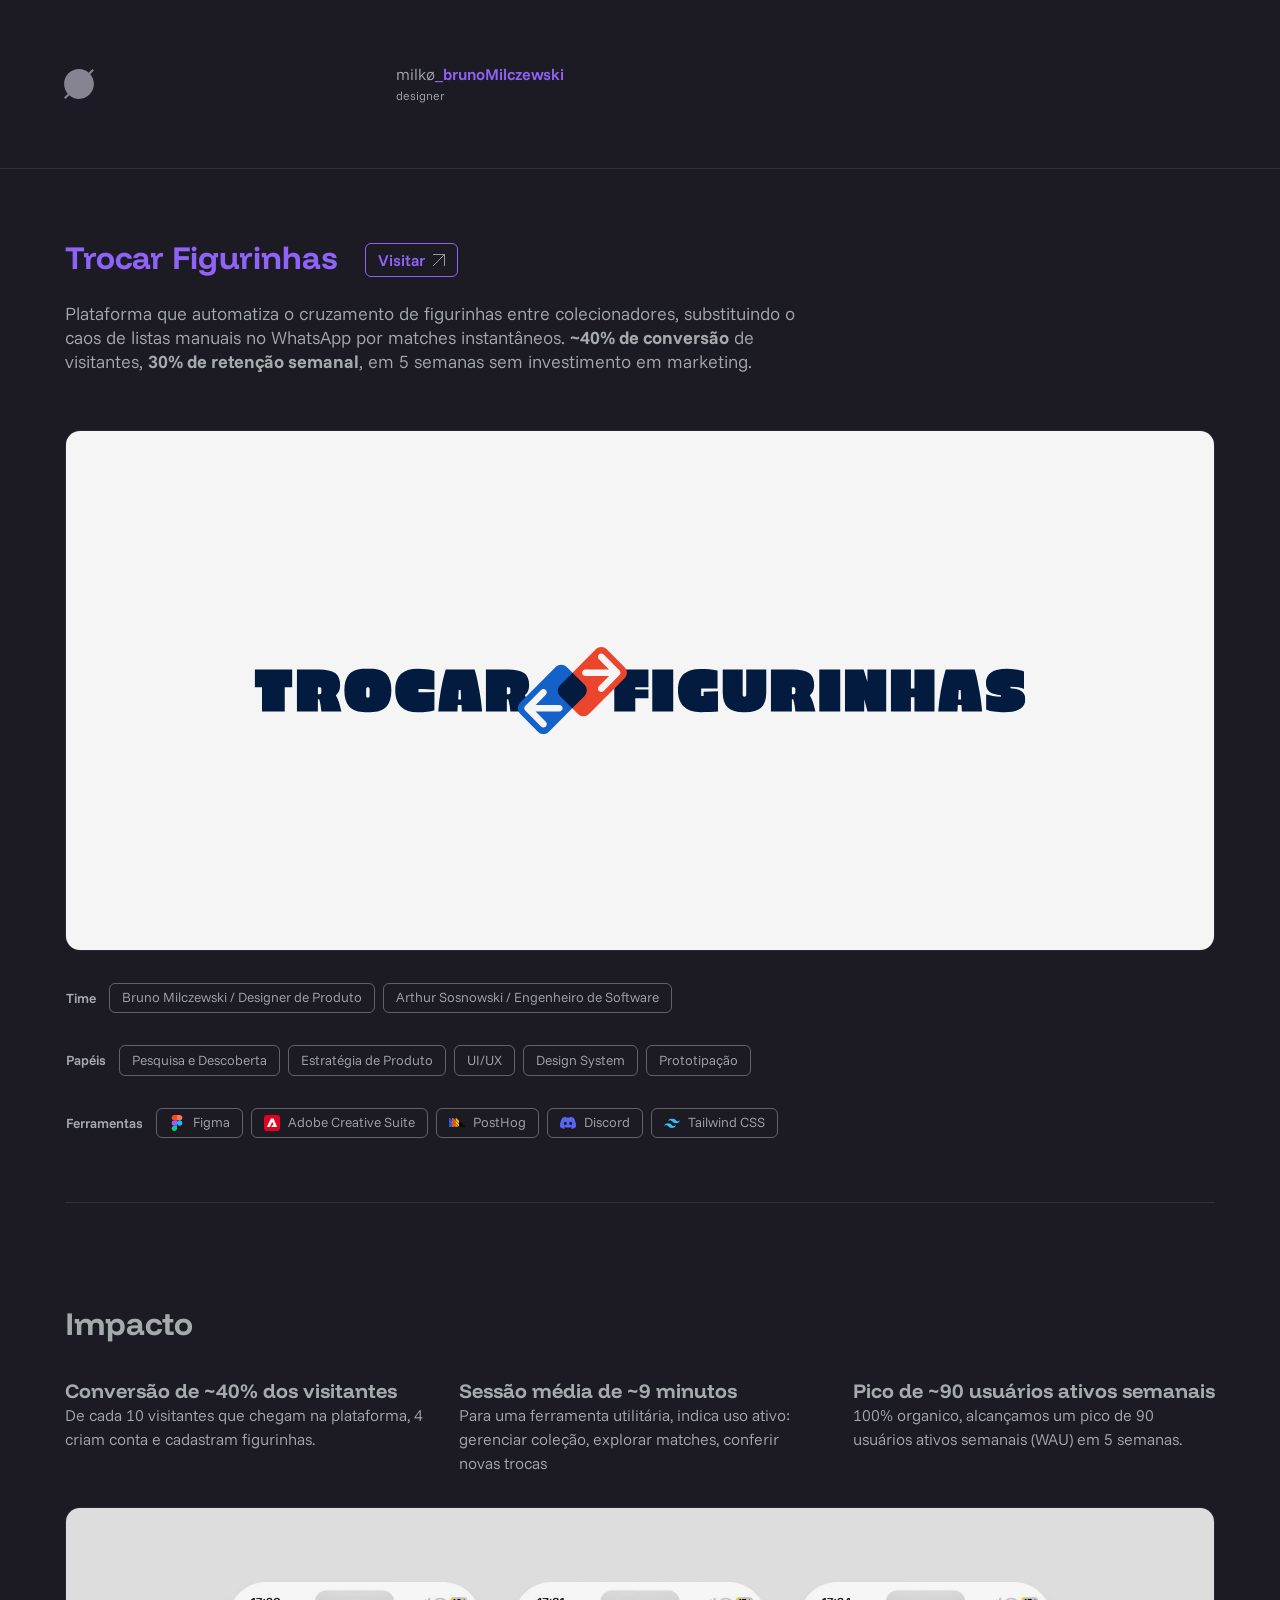
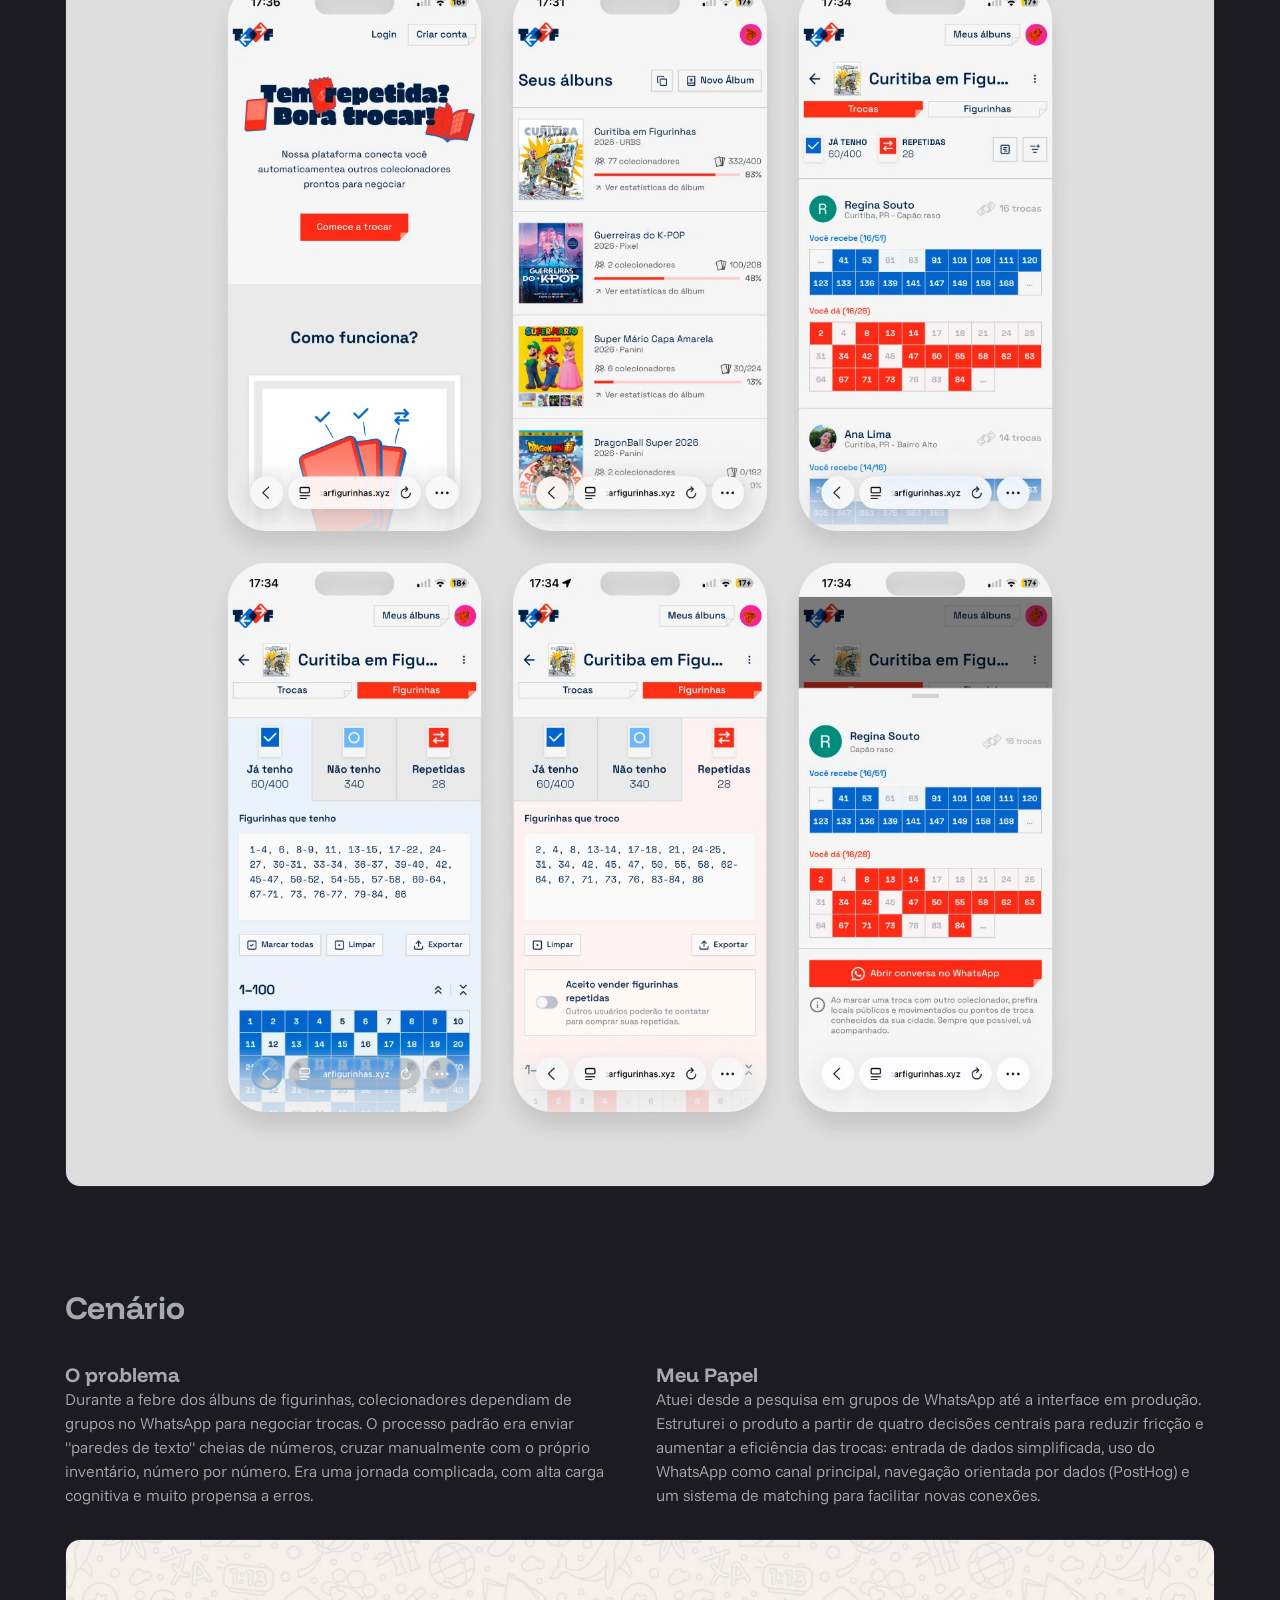
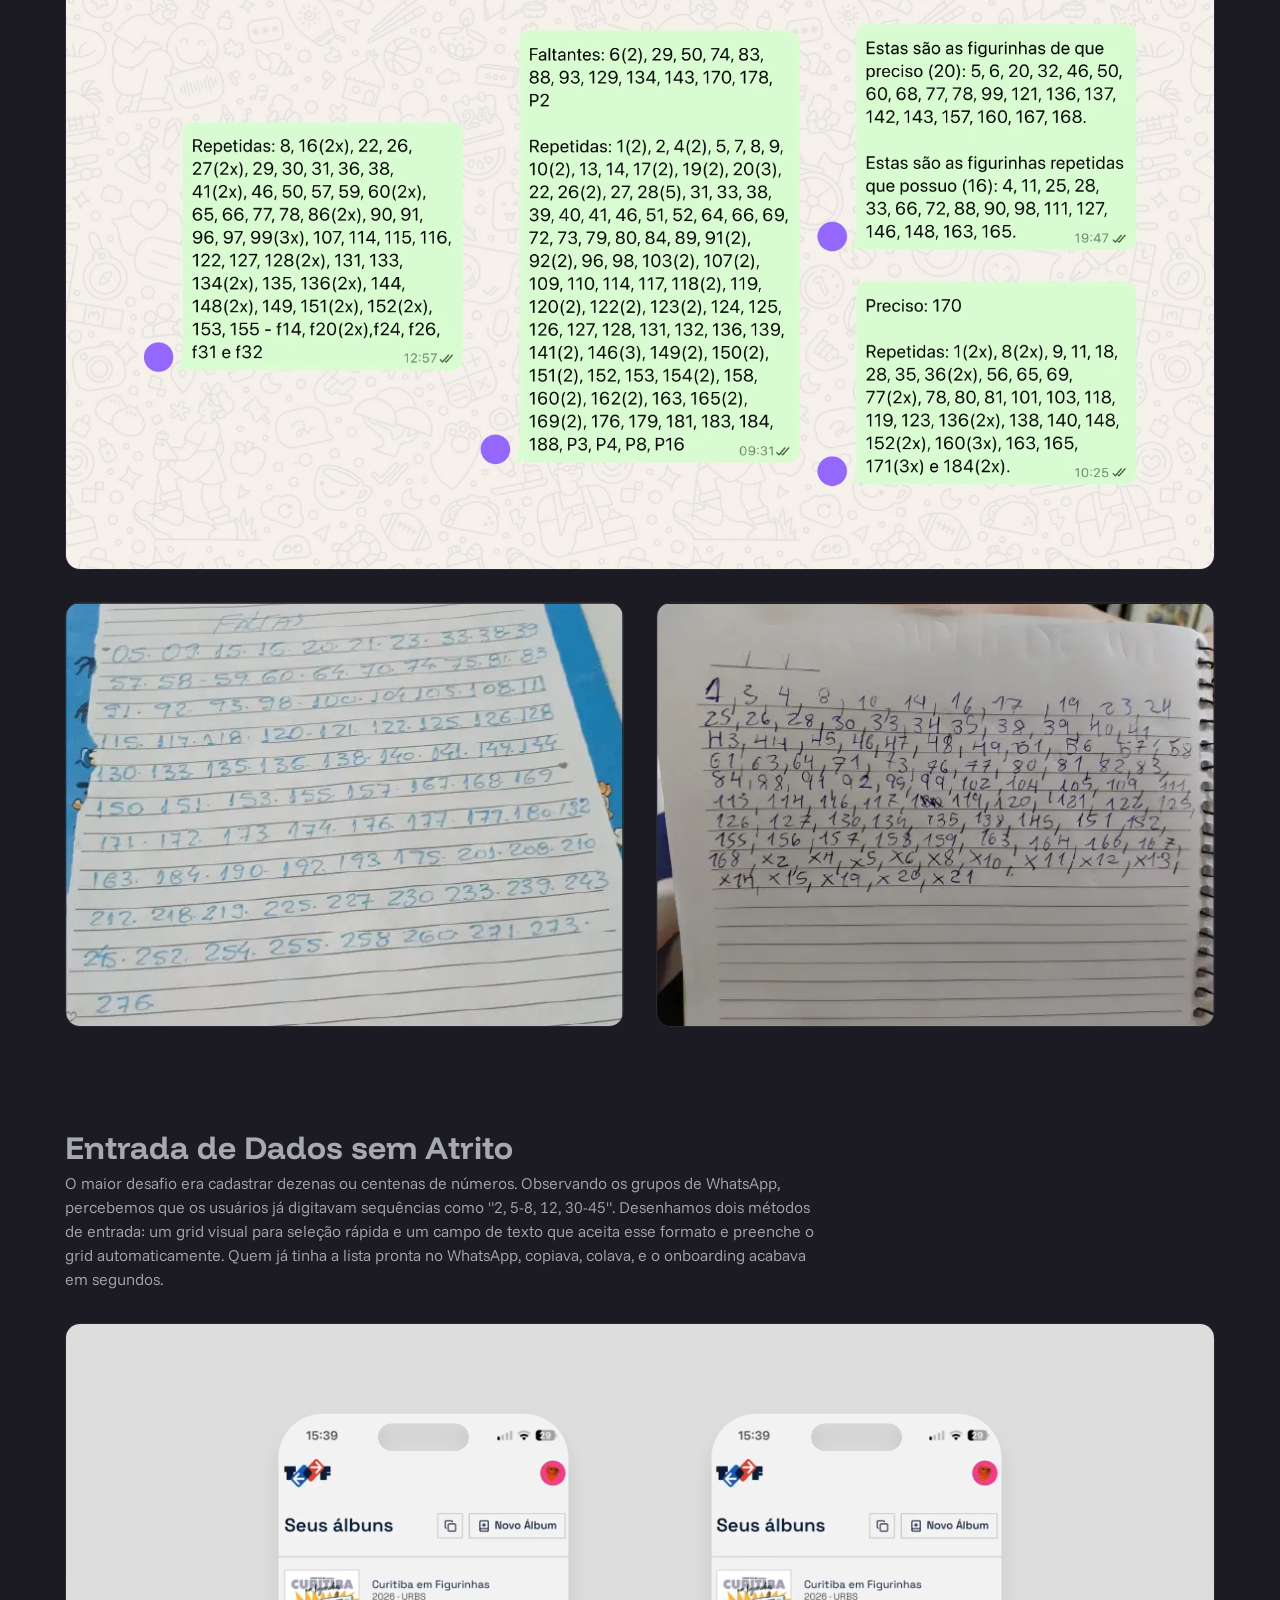
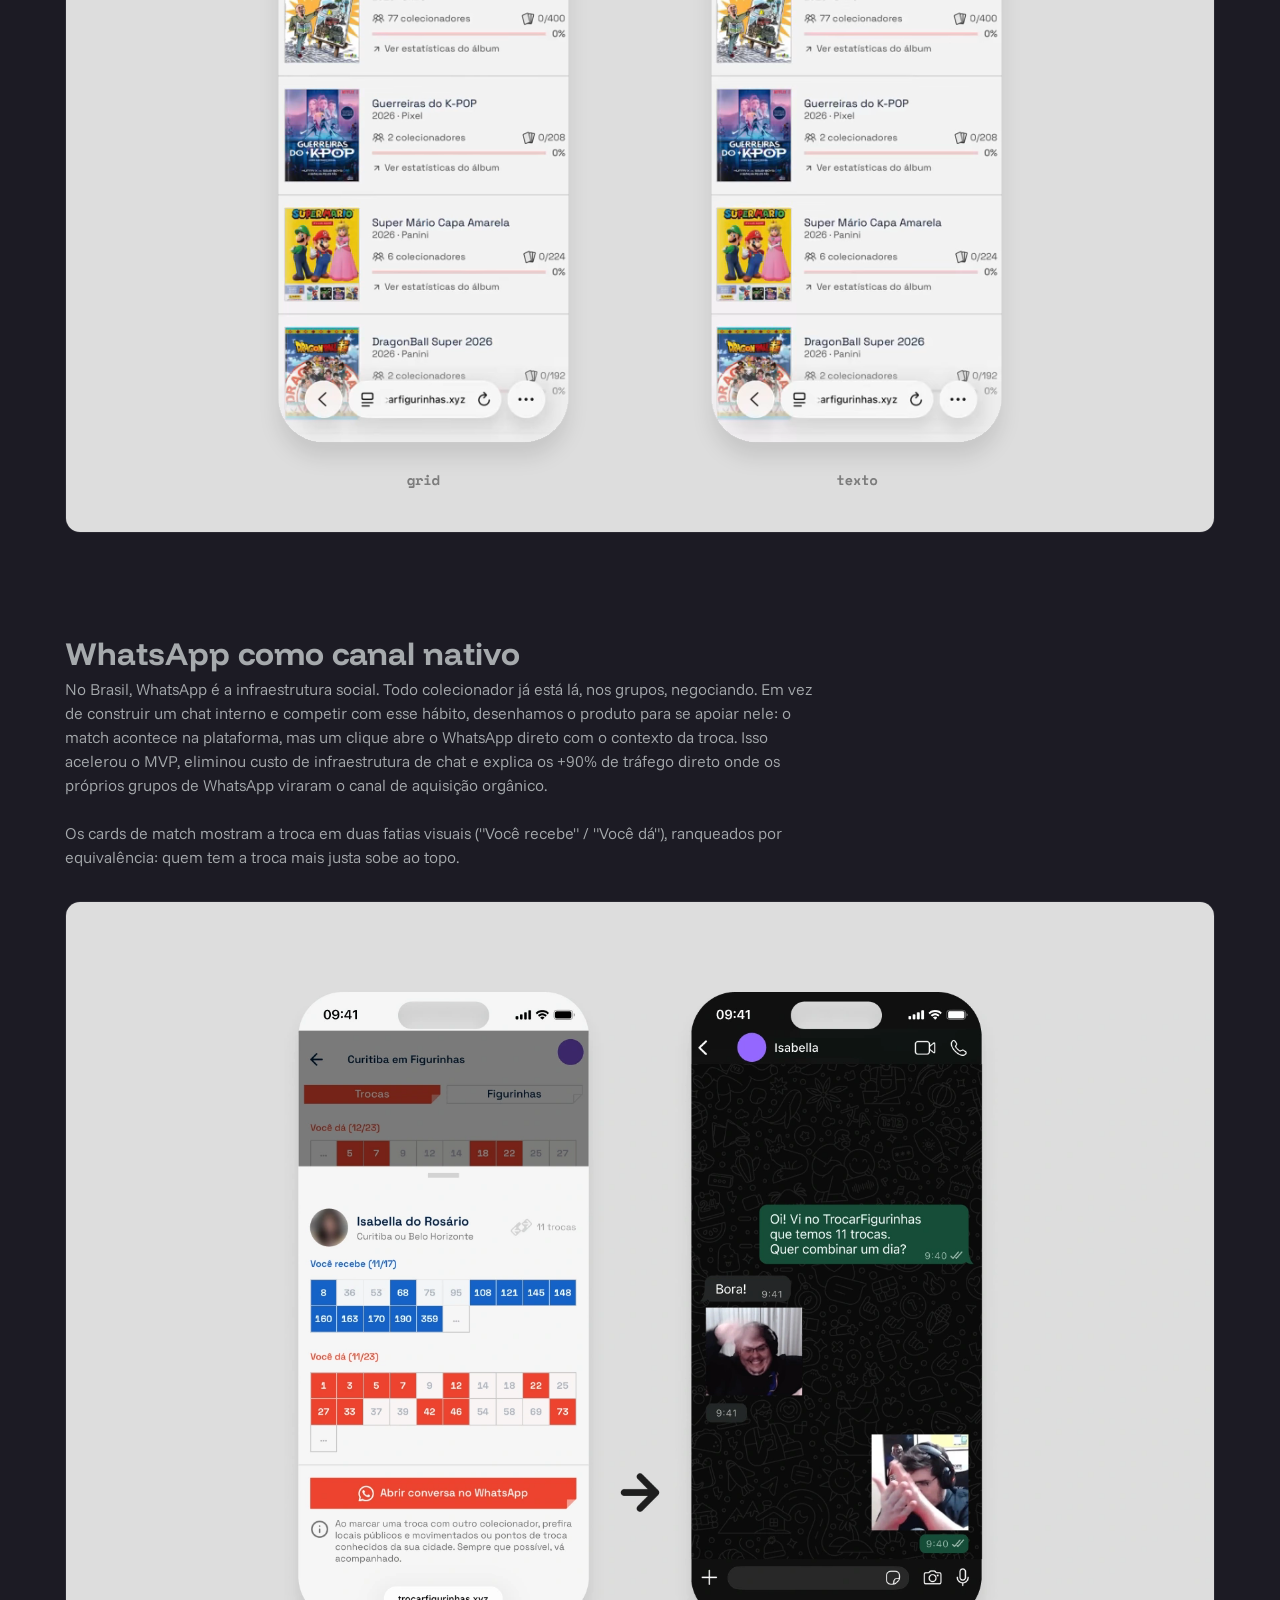
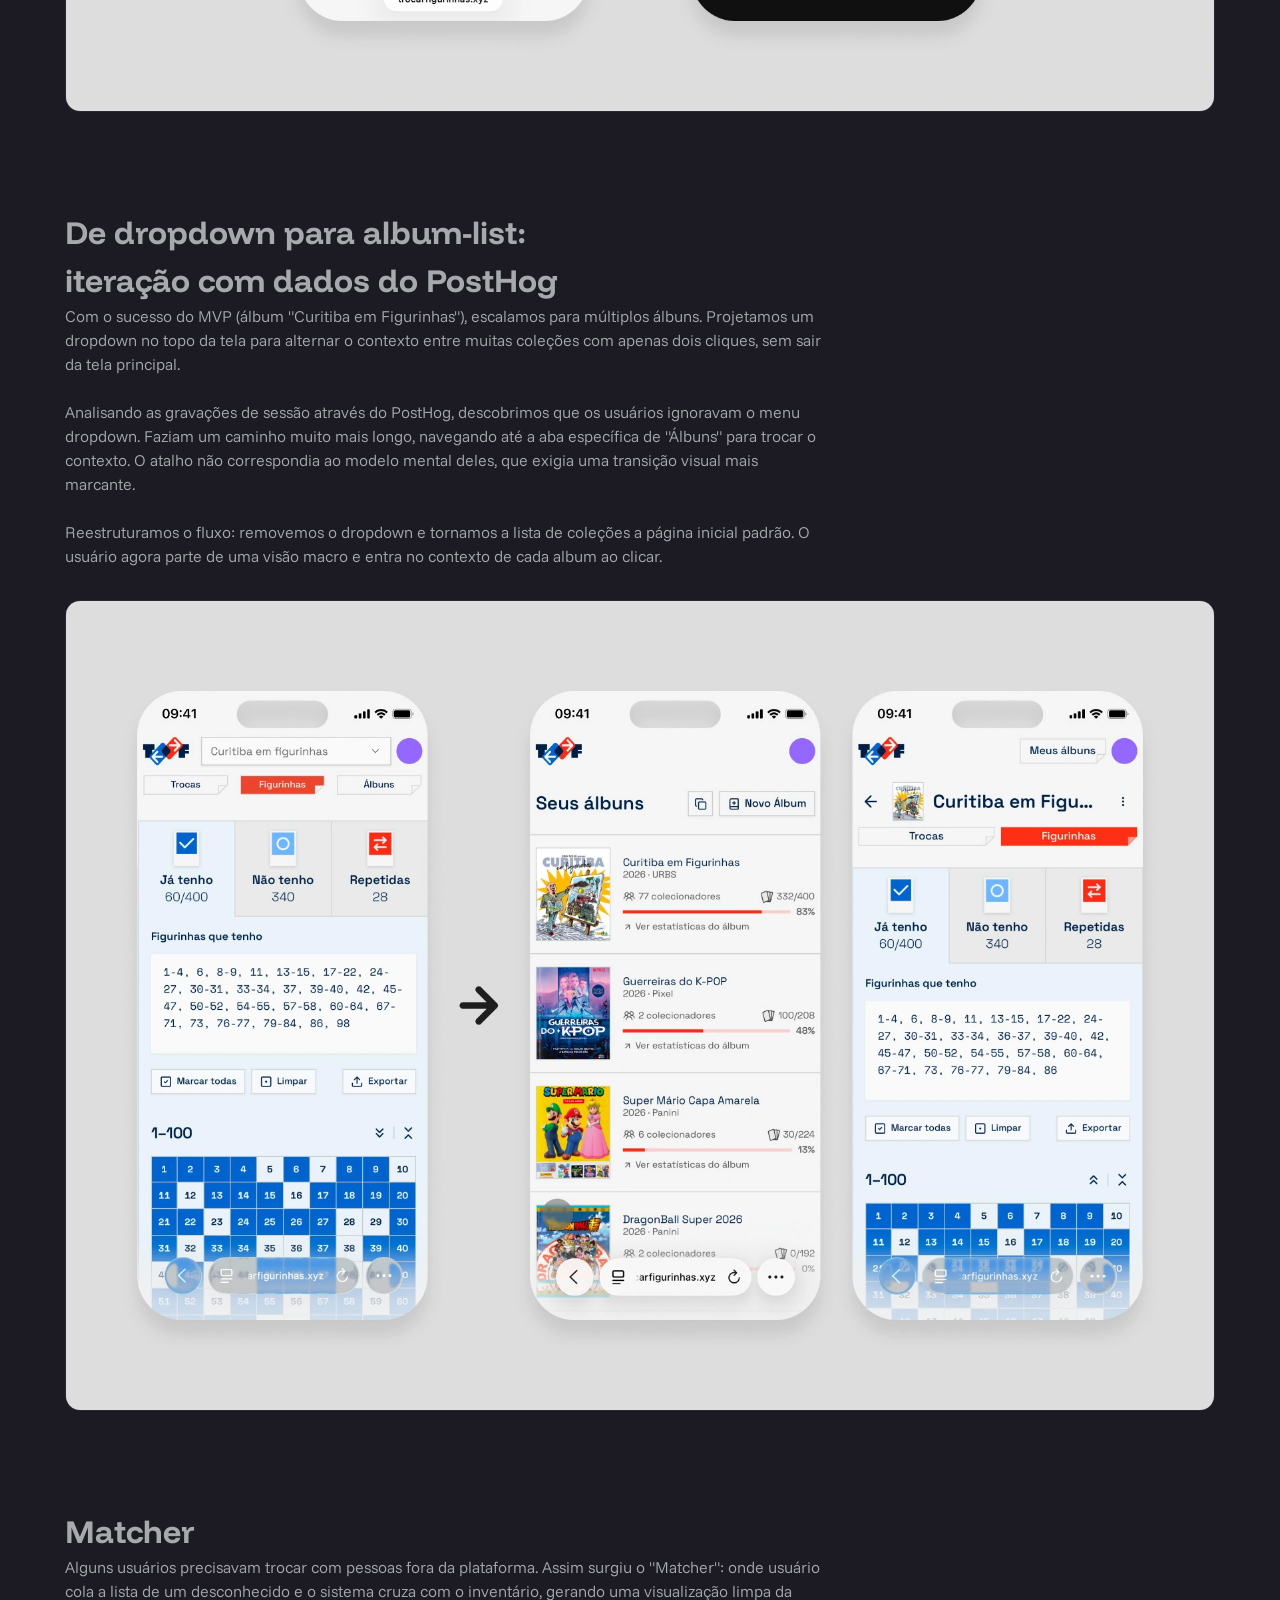
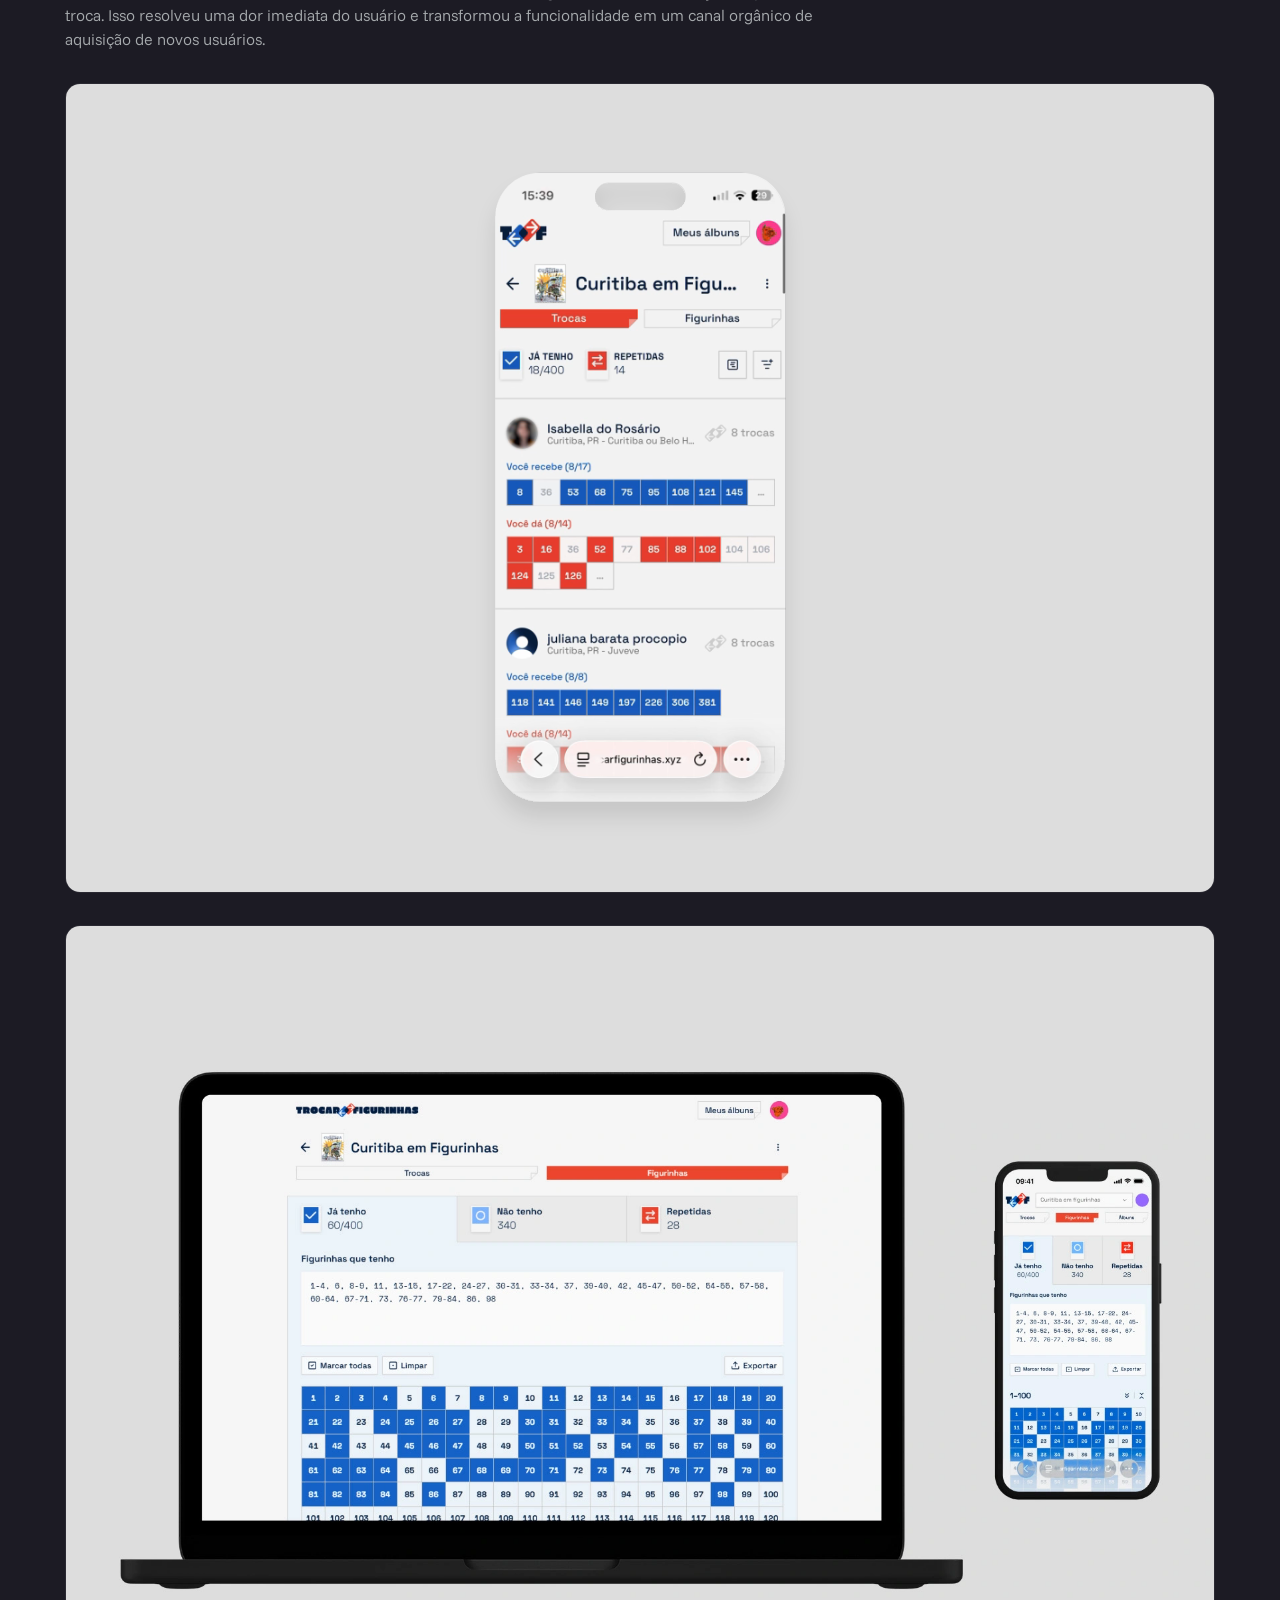
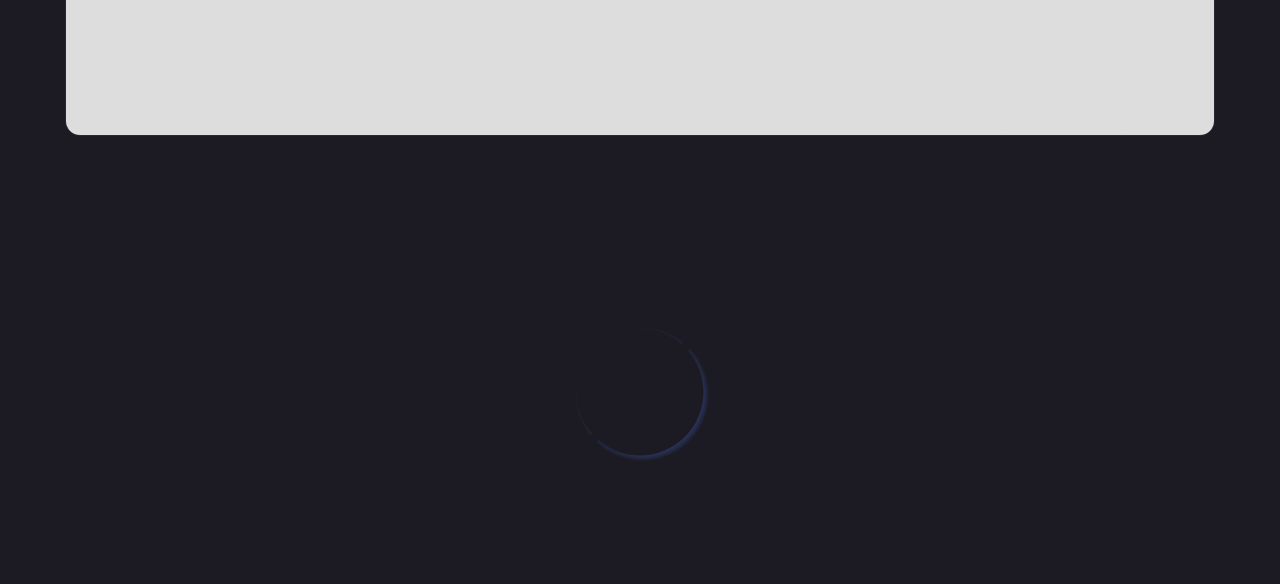
<file: trocarfigurinhas.html>
<!DOCTYPE html>
<html lang="pt-BR">
<head><meta charset="UTF-8">
<!-- Github -->
<meta name="viewport" content="initial-scale=1.0, maximum-scale=5.0, width=device-width"> 


<script type="application/ld+json">    
{
  "@context": "https://schema.org",
  "@type": "Organization",
  "name": "Milko",
  "url": "https://brunomilk.com"
}
</script>

<script type="application/ld+json">
{
  "@context": "https://schema.org",
  "@type": "Person",
  "name": "Bruno Milczewski",
  "url": "https://brunomilk.com",
  "email": "oi@brunomilk.com",
  "jobTitle": "Designer",
  "description": "Designer com perfil generalista e experiência em múltiplas disciplinas como branding, UI/UX e impressos",
  "image": "https://brunomilk.com/images/ogimage.jpg",
  "sameAs": [
    "https://linkedin.com/in/brunomilczewski",
    "https://behance.net/bruno_milk"
  ],
  "address": {
    "@type": "PostalAddress",
    "addressLocality": "Curitiba",
    "addressRegion": "PR",
    "addressCountry": "BR"
  },
  "knowsAbout": [
  	"Product Design",
    "UI/UX Design",
    "Prototyping",
    "Service Design",
    "Visual Design",
    "Figma",
    "Motion Design",
    "Brand Identity",
    "Design Systems"
  ]
}
</script>

<meta name="robots" content="index, follow, max-image-preview:large, max-snippet:-1, max-video-preview:-1">

<script>
    !function(t,e){var o,n,p,r;e.__SV||(window.posthog && window.posthog.__loaded)||(window.posthog=e,e._i=[],e.init=function(i,s,a){function g(t,e){var o=e.split(".");2==o.length&&(t=t[o[0]],e=o[1]),t[e]=function(){t.push([e].concat(Array.prototype.slice.call(arguments,0)))}}(p=t.createElement("script")).type="text/javascript",p.crossOrigin="anonymous",p.async=!0,p.src=s.api_host.replace(".i.posthog.com","-assets.i.posthog.com")+"/static/array.js",(r=t.getElementsByTagName("script")[0]).parentNode.insertBefore(p,r);var u=e;for(void 0!==a?u=e[a]=[]:a="posthog",u.people=u.people||[],u.toString=function(t){var e="posthog";return"posthog"!==a&&(e+="."+a),t||(e+=" (stub)"),e},u.people.toString=function(){return u.toString(1)+".people (stub)"},o="kr Ar init $r zr ki Hr Yr qr capture calculateEventProperties Kr register register_once register_for_session unregister unregister_for_session rn getFeatureFlag getFeatureFlagPayload getFeatureFlagResult isFeatureEnabled reloadFeatureFlags updateFlags updateEarlyAccessFeatureEnrollment getEarlyAccessFeatures on onFeatureFlags onSurveysLoaded onSessionId getSurveys getActiveMatchingSurveys renderSurvey displaySurvey cancelPendingSurvey canRenderSurvey canRenderSurveyAsync nn identify setPersonProperties group resetGroups setPersonPropertiesForFlags resetPersonPropertiesForFlags setGroupPropertiesForFlags resetGroupPropertiesForFlags reset setIdentity clearIdentity get_distinct_id getGroups get_session_id get_session_replay_url alias set_config startSessionRecording stopSessionRecording sessionRecordingStarted captureException addExceptionStep captureLog startExceptionAutocapture stopExceptionAutocapture loadToolbar get_property getSessionProperty tn Xr createPersonProfile setInternalOrTestUser en Br ln opt_in_capturing opt_out_capturing has_opted_in_capturing has_opted_out_capturing get_explicit_consent_status is_capturing clear_opt_in_out_capturing Wr debug Ai Qr getPageViewId captureTraceFeedback captureTraceMetric Pr".split(" "),n=0;n<o.length;n++)g(u,o[n]);e._i.push([i,s,a])},e.__SV=1)}(document,window.posthog||[]);
    posthog.init('phc_uA4zWit6Wfv5mpkaGNf8YGeVkTyscArqRQkvmVZGm7P2', {
        api_host: 'https://us.i.posthog.com',
        defaults: '2026-01-30',
        person_profiles: 'always',
    })
</script>

	<title>Milkø - Portfolio de Bruno Milczewski - Designer</title>
	<meta name="description" content="Designer Visual com perfil generalista e experiência em múltiplas disciplinas como branding, UI/UX e impressos">
	<link rel="canonical" href="https://brunomilk.com/">
	<meta property="og:locale" content="pt_BR">
	<meta property="og:type" content="website">
	<meta property="og:title" content="Milkø - Portfolio de Bruno Milczewski - Designer">
	<meta property="og:description" content="Designer com perfil generalista e experiência em múltiplas disciplinas como branding, UI/UX e impressos">
	<meta property="og:url" content="https://brunomilk.com/">
	<meta property="og:site_name" content="Milkø - Portfolio de Bruno Milczewski - Designer">
	<meta property="article:modified_time" content="2026-03-05T19:38:41+00:00">
	<meta property="og:image" content="https://brunomilk.com/images/ogimage.jpg">
	<meta property="og:image:width" content="512">
	<meta property="og:image:height" content="512">
	<meta property="og:image:type" content="image/jpeg">
	<meta name="twitter:card" content="summary_large_image">
	<meta name="twitter:image" content="https://brunomilk.com/images/ogimage.jpg">
	<script type="application/ld+json" class="yoast-schema-graph">{"@context":"https://schema.org","@graph":[{"@type":"WebPage","@id":"/","url":"/","name":"Milkø - Portfolio de Bruno Milczewski - Designer","isPartOf":{"@id":"/#website"},"datePublished":"2026-03-05T17:53:23+00:00","dateModified":"2026-03-05T19:38:41+00:00","description":"Designer Visual com perfil generalista e experiência em múltiplas disciplinas como branding, UI/UX e impressos","breadcrumb":{"@id":"/#breadcrumb"},"inLanguage":"pt-BR","potentialAction":[{"@type":"ReadAction","target":["/"]}]},{"@type":"BreadcrumbList","@id":"/#breadcrumb","itemListElement":[{"@type":"ListItem","position":1,"name":"Início"}]},{"@type":"WebSite","@id":"/#website","url":"/","name":"Milkø - Portfolio de Bruno Milczewski - Designer","description":"Designer Visual com perfil generalista que possui experiência em múltiplas disciplinas como branding, UI/UX e impressos.","potentialAction":[{"@type":"SearchAction","target":{"@type":"EntryPoint","urlTemplate":"/?s={search_term_string}"},"query-input":{"@type":"PropertyValueSpecification","valueRequired":true,"valueName":"search_term_string"}}],"inLanguage":"pt-BR"}]}</script>
	<!-- / Yoast SEO plugin. -->



<link rel="stylesheet" id="main-css" href="style.css?ver=6.9.1" type="text/css" media="all">


<link rel="shortlink" href="/">
<link rel="icon" href="images/cropped-favicon-32x32.png" sizes="32x32">
<link rel="icon" href="images/cropped-favicon-192x192.png" sizes="192x192">
<link rel="apple-touch-icon" href="images/cropped-favicon-180x180.png">
<meta name="msapplication-TileImage" content="images/cropped-favicon-270x270.png">

</head><body class="trocarFigurinhas">
<nav class="grid inicio wrapper">
	<a class="goHome" href="https://brunomilk.com/">
		<svg class="logo" x="0px" y="0px" viewBox="0 0 100 100">
			<path d="M99.73,5.22l-4.95-4.95L82.51,12.54C73.8,4.97,62.44,0.38,50,0.38C22.6,0.38,0.38,22.6,0.38,50
			c0,12.44,4.59,23.8,12.16,32.51L0.27,94.78l4.95,4.95l12.27-12.27C26.2,95.03,37.56,99.62,50,99.62c27.4,0,49.62-22.21,49.62-49.62
			c0-12.44-4.59-23.8-12.15-32.51L99.73,5.22z"></path>
		</svg>
		<div class="grad01"></div>
		<div class="grad02"></div>
		<div class="grad03"></div>
	</a>

	<div class="nome">
		<h1 class="visually-hidden">Bruno Milczewski — Designer / Trocar Figurinhas</h1>
		<b>milkø</b>_brunoMilczewski<br>
		<small>designer</small>
	</div>
<!-- 	<div class="lang">
		<span class="active">PT</span> / <a href="/en/index.html">EN</a>
	</div> -->
</nav>

					
<main class="project-case-study wrapperCase grid">
  
  <header class="project-header grid grid-3-col">
    <div class="project-title flexbox block-left">
    	<h1 >Trocar Figurinhas</h1>
    	<a href="https://trocarfigurinhas.xyz" target="_blank" class="badge">
    		<span>Visitar</span>
    		<img src="images/icons/icon_arrow.svg" alt="">
    	</a>
    </div>
    
    <div class="header-right block-left">
      <p class="project-intro">
       Plataforma que automatiza o cruzamento de figurinhas entre colecionadores, substituindo o caos de listas manuais no WhatsApp por matches instantâneos. <b>~40% de conversão</b> de visitantes, <b>30% de retenção semanal</b>, em 5 semanas sem investimento em marketing.
      </p>
    </div>
  </header>

	<picture class="hero-image-container container">
		<source srcset="images/trocarFigurinhas/01.svg" type="image/svg+xml">
	  <source srcset="images/trocarFigurinhas/01.webp" type="image/webp">
	  <img src="images/trocarFigurinhas/01.jpg" alt="Logo Trocar Figurinhas" fetchpriority="high">
	</picture>

  <section class="project-metadata container grid grid-3-col">
    <div class="meta-row block-left">
      <span class="meta-label">Time</span>
      <div class="meta-content">
        <div class="badge badge-outline"><span>Bruno Milczewski / Designer de Produto</span></div>
        <div class="badge badge-outline"><span>Arthur Sosnowski / Engenheiro de Software</span></div>
      </div>
    </div>

    <div class="meta-row block-left">
      <span class="meta-label">Papéis</span>
      <div class="meta-content">
        <div class="badge"><span>Pesquisa e Descoberta</span></div>
        <div class="badge"><span>Estratégia de Produto</span></div>
        <div class="badge"><span>UI/UX</span></div>
        <div class="badge"><span>Design System</span></div>
        <div class="badge"><span>Prototipação</span></div>
      </div>
    </div>

    <div class="meta-row block-left">
      <span class="meta-label">Ferramentas</span>
      <div class="meta-content">
        <div class="badge"><img src="images/icons/icon_figma.svg" alt=""> <span>Figma</span></div>
        <div class="badge"><img src="images/icons/icon_adobe.svg" alt=""> <span>Adobe Creative Suite</span></div>
        <div class="badge"><img src="images/icons/icon_posthog.svg" alt=""> <span>PostHog</span></div>
        <div class="badge"><img src="images/icons/icon_discord.svg" alt=""> <span>Discord</span></div>
        <div class="badge"><img src="images/icons/icon_tailwindcss.svg" alt=""> <span>Tailwind CSS</span></div>
      </div>
    </div>
  </section>

  <section class="content-block container">
    <div class="grid grid-3-col">
    	<h2>Impacto</h2>
    	<div class="col-1">
        <h3>Conversão de ~40% dos visitantes</h3>
        <p>De cada 10 visitantes que chegam na plataforma, 4 criam conta e cadastram figurinhas.</p>
      </div>
      <div class="col-1">
        <h3>Sessão média de ~9 minutos</h3>
        <p>Para uma ferramenta utilitária, indica uso ativo: gerenciar coleção, explorar matches, conferir novas trocas</p>
      </div>
      <div class="col-1">
        <h3>Pico de ~90 usuários ativos semanais</h3>
        <p>100% organico, alcançamos um pico de 90 usuários ativos semanais (WAU) em 5 semanas.</p>
      </div>
    </div>
  </section>

  <picture class="image-container container">
	  <source srcset="images/trocarFigurinhas/03.webp" type="image/webp">
	  <img src="images/trocarFigurinhas/03.jpg" alt="Esquema visual demonstrando a jornada do usuário no app: começa na inserção rápida de figurinhas, passa pelo filtro de matches inteligentes e termina na conexão real através do WhatsApp." fetchpriority="low" loading="lazy">
	</picture>

  <section class="content-block container">
    <div class="grid grid-2-col">
    	<h2>Cenário</h2> 
      <div class="block-left">
        <h3>O problema</h3>
        <p>Durante a febre dos álbuns de figurinhas, colecionadores dependiam de grupos no WhatsApp para negociar trocas. O processo padrão era enviar "paredes de texto" cheias de números, cruzar manualmente com o próprio inventário, número por número. Era uma jornada complicada, com alta carga cognitiva e muito propensa a erros.</p>
      </div>
      <div class="block-right">
        <h3>Meu Papel</h3>
        <p>Atuei desde a pesquisa em grupos de WhatsApp até a interface em produção. Estruturei o produto a partir de quatro decisões centrais para reduzir fricção e aumentar a eficiência das trocas: entrada de dados simplificada, uso do WhatsApp como canal principal, navegação orientada por dados (PostHog) e um sistema de matching para facilitar novas conexões.</p>
      </div>
    </div>
  </section>

	<picture class="image-container container">
	  <source srcset="images/trocarFigurinhas/02.webp" type="image/webp">
	  <img src="images/trocarFigurinhas/02.jpg" alt="Ilustração mostrando balões de conversa do WhatsApp cheios de listas de números desorganizados, representando a alta carga cognitiva antes do aplicativo." fetchpriority="low" loading="lazy">
	</picture>
	<div class="grid grid-2-col">
	  <picture class="image-container container">
		  <source srcset="images/trocarFigurinhas/02-02.webp" type="image/webp">
		  <img src="images/trocarFigurinhas/02-02.jpg" alt="Uma lista manuscrita densa em uma página de caderno pautada. A página está repleta de números escritos à mão, representando figurinhas faltantes de um álbum." fetchpriority="low" loading="lazy">
		</picture>
	  <picture class="image-container container">
		  <source srcset="images/trocarFigurinhas/02-03.webp" type="image/webp">
		  <img src="images/trocarFigurinhas/02-03.jpg" alt="Uma lista manuscrita densa em uma página de caderno pautada. A página está repleta de números escritos à mão, representando figurinhas faltantes de um álbum." fetchpriority="low" loading="lazy">
		</picture>
	</div>

  <section class="content-block container">
    <div class="grid grid-3-col">
      <div class="block-left">
        <h2>Entrada de Dados sem Atrito</h2>
        <p>O maior desafio era cadastrar dezenas ou centenas de números. Observando os grupos de WhatsApp, percebemos que os usuários já digitavam sequências como "2, 5-8, 12, 30-45". Desenhamos dois métodos de entrada: um grid visual para seleção rápida e um campo de texto que aceita esse formato e preenche o grid automaticamente. Quem já tinha a lista pronta no WhatsApp, copiava, colava, e o onboarding acabava em segundos.</p>
      </div>
    </div>
  </section>
  <div class="imgVideo">
	  <picture class="image-container container">
			<source srcset="images/trocarFigurinhas/04.svg" type="image/svg+xml">
		  <source srcset="images/trocarFigurinhas/04.webp" type="image/webp">
		  <img src="images/trocarFigurinhas/04.png" alt="" fetchpriority="low" loading="lazy">
		</picture>
		<video class="prototype-video videoRight" autoplay loop muted playsinline preload="metadata" poster="images/trocarFigurinhas/videos/TF-txt.jpg" aria-label="Demonstração em vídeo: input de figurinhas utilizando a interface grid.">
		  <source src="images/trocarFigurinhas/videos/TF-txt.webm" type="video/webm">
		  <source src="images/trocarFigurinhas/videos/TF-txt.mp4" type="video/mp4">
		  <p>Seu navegador não suporta vídeos HTML5.</p>
		</video>
		<video class="prototype-video videoLeft" autoplay loop muted playsinline preload="metadata" poster="images/trocarFigurinhas/videos/TF-input.jpg" aria-label="Demonstração em vídeo: input de figurinhas utilizando a interface de texto.">
		  <source src="images/trocarFigurinhas/videos/TF-input.webm" type="video/webm">
		  <source src="images/trocarFigurinhas/videos/TF-input.mp4" type="video/mp4">
		  <p>Seu navegador não suporta vídeos HTML5.</p>
		</video>
	</div>

  <section class="content-block container">
    <div class="grid grid-3-col">
      <div class="block-left">
        <h2>WhatsApp como canal nativo</h2>
        <p>No Brasil, WhatsApp é a infraestrutura social. Todo colecionador já está lá, nos grupos, negociando. Em vez de construir um chat interno e competir com esse hábito, desenhamos o produto para se apoiar nele: o match acontece na plataforma, mas um clique abre o WhatsApp direto com o contexto da troca. Isso acelerou o MVP, eliminou custo de infraestrutura de chat e explica os +90% de tráfego direto onde os próprios grupos de WhatsApp viraram o canal de aquisição orgânico.</p>
        <p>Os cards de match mostram a troca em duas fatias visuais ("Você recebe" / "Você dá"), ranqueados por equivalência: quem tem a troca mais justa sobe ao topo.</p>
      </div>
    </div>
  </section>

  <picture class="image-container container">
    <source srcset="images/trocarFigurinhas/08.webp" type="image/webp">
    <img src="images/trocarFigurinhas/08.jpg" alt="Fluxo de troca: identificação de match entre colecionadores e transição para conversa no WhatsApp para combinar a troca." fetchpriority="low" loading="lazy">
  </picture>

  <section class="content-block container">
    <div class="grid grid-3-col">
      <div class="block-left">
        <h2>De dropdown para album-list:<br>iteração com dados do PostHog</h2>

        <p>Com o sucesso do MVP (álbum "Curitiba em Figurinhas"), escalamos para múltiplos álbuns. Projetamos um dropdown no topo da tela para alternar o contexto entre muitas coleções com apenas dois cliques, sem sair da tela principal.</p>
      
        <p>Analisando as gravações de sessão através do PostHog, descobrimos que os usuários ignoravam o menu dropdown. Faziam um caminho muito mais longo, navegando até a aba específica de "Álbuns" para trocar o contexto. O atalho não correspondia ao modelo mental deles, que exigia uma transição visual mais marcante.</p>
  
        <p>Reestruturamos o fluxo: removemos o dropdown e tornamos a lista de coleções a página inicial padrão. O usuário agora parte de uma visão macro e entra no contexto de cada album ao clicar.</p>
      </div>
    </div>
  </section>


  <picture class="image-container container">
	  <source srcset="images/trocarFigurinhas/05.webp" type="image/webp">
	  <img src="images/trocarFigurinhas/05.png" alt="Comparativo de interface ilustrando a evolução da arquitetura de informação: à esquerda, o design antigo com navegação em menu superior; à direita, a solução final com um painel visual de cards para cada álbum." fetchpriority="low" loading="lazy">
	</picture>

  <section class="content-block container">
    <div class="grid grid-3-col">
      <div class="block-left">
        <h2>Matcher</h2>
        <p>Alguns usuários precisavam trocar com pessoas fora da plataforma. Assim surgiu o "Matcher": onde usuário cola a lista de um desconhecido e o sistema cruza com o inventário, gerando uma visualização limpa da troca. Isso resolveu uma dor imediata do usuário e transformou a funcionalidade em um canal orgânico de aquisição de novos usuários.</p>
      </div>
    </div>
  </section>
  <div class="imgVideo">
	  <picture class="image-container container">
	  	<source srcset="images/trocarFigurinhas/06.svg" type="image/svg+xml">
		  <source srcset="images/trocarFigurinhas/06.webp" type="image/webp">
		  <img src="images/trocarFigurinhas/06.png" alt="" fetchpriority="low" loading="lazy">
		</picture>
		<video class="prototype-video videoCenter" autoplay loop muted playsinline preload="metadata" poster="images/trocarFigurinhas/videos/TF-Matcher.jpg" aria-label="Demonstração em vídeo: funcionalidade Matcher, onde o usuário cola listas externas de figurinhas para descobrir oportunidades de troca com pessoas que não estão na plataforma">
		  <source src="images/trocarFigurinhas/videos/TF-Matcher.webm" type="video/webm">
		  <source src="images/trocarFigurinhas/videos/TF-Matcher.mp4" type="video/mp4">
		  <p>Seu navegador não suporta vídeos HTML5.</p>
		</video>
	</div>

  <picture class="image-container container">
	  <source srcset="images/trocarFigurinhas/07.webp" type="image/webp">
	  <img src="images/trocarFigurinhas/07.jpg" alt="Mockup de um notebook e um smartphone exibindo a mesma interface da homepage do site 'Trocar Figurinhas'." fetchpriority="low" loading="lazy">
	</picture>

</main>

<footer id="footer" >
	<svg class="logo " x="0px" y="0px" viewBox="0 0 100 100" >
		<path d="M99.73,5.22l-4.95-4.95L82.51,12.54C73.8,4.97,62.44,0.38,50,0.38C22.6,0.38,0.38,22.6,0.38,50
		c0,12.44,4.59,23.8,12.16,32.51L0.27,94.78l4.95,4.95l12.27-12.27C26.2,95.03,37.56,99.62,50,99.62c27.4,0,49.62-22.21,49.62-49.62
		c0-12.44-4.59-23.8-12.15-32.51L99.73,5.22z"></path>
	</svg>

	<div class="grad01"></div>
	<div class="grad02"></div>
	<div class="grad03"></div>
</footer>


</body>
</html>
</file>
<file: style.css>
@charset "UTF-8";
/*

Theme Name: Milkø 2024
Author: Milkø
Version: 1
*/
@import url("https://fonts.googleapis.com/css2?family=Funnel+Display:wght@300..800&family=Funnel+Sans:wght@300..800&display=swap");
html {
  font-family: sans-serif;
  -webkit-text-size-adjust: 100%;
  -ms-text-size-adjust: 100%; }

body {
  margin: 0; }

article,
aside,
details,
figcaption,
figure,
footer,
header,
main,
menu,
nav,
section,
summary {
  display: block; }

audio,
canvas,
progress,
video {
  display: inline-block;
  vertical-align: baseline; }

audio:not([controls]) {
  display: none;
  height: 0; }

[hidden],
template {
  display: none; }

a {
  background-color: transparent;
  text-decoration: none; }

a:active,
a:hover {
  outline: 0; }

abbr[title] {
  border-bottom: 1px dotted; }

b,
strong {
  font-weight: bold; }

dfn {
  font-style: italic; }

h1 {
  font-size: 2em;
  margin: 0; }

mark {
  background: #ff0;
  color: #000; }

small {
  font-size: 80%; }

sub,
sup {
  font-size: 75%;
  line-height: 0;
  position: relative;
  vertical-align: baseline; }

sup {
  top: -0.5em; }

sub {
  bottom: -0.25em; }

img {
  border: 0; }

svg:not(:root) {
  overflow: hidden; }

figure {
  margin: 1em 40px; }

hr {
  box-sizing: content-box;
  height: 0; }

pre {
  overflow: auto; }

code,
kbd,
pre,
samp {
  font-family: monospace, monospace;
  font-size: 1em; }

button,
input,
optgroup,
select,
textarea {
  color: inherit;
  font: inherit;
  margin: 0; }

button {
  overflow: visible; }

button,
select {
  text-transform: none; }

button,
html input[type="button"],
input[type="reset"],
input[type="submit"] {
  -webkit-appearance: button;
  cursor: pointer; }

button[disabled],
html input[disabled] {
  cursor: default; }

button::-moz-focus-inner,
input::-moz-focus-inner {
  border: 0;
  padding: 0; }

input {
  line-height: normal; }

input[type="checkbox"],
input[type="radio"] {
  box-sizing: border-box;
  padding: 0; }

input[type="number"]::-webkit-inner-spin-button,
input[type="number"]::-webkit-outer-spin-button {
  height: auto; }

input[type="search"] {
  -webkit-appearance: textfield;
  box-sizing: content-box; }

input[type="search"]::-webkit-search-cancel-button,
input[type="search"]::-webkit-search-decoration {
  -webkit-appearance: none; }

fieldset {
  border: 1px solid #c0c0c0;
  margin: 0 2px;
  padding: 0.35em 0.625em 0.75em; }

legend {
  border: 0;
  padding: 0; }

textarea {
  overflow: auto; }

optgroup {
  font-weight: bold; }

table {
  border-collapse: collapse;
  border-spacing: 0; }

td,
th {
  padding: 0; }

/*---------------------------
		Variables
---------------------------*/
:root {
  /* Store channels, not the full color */
  --roxo: 62% 0.212 293deg;
  --bg: 0.227 0.018 293deg;
  --branco: 97% 0.012 293deg;
  --cinza: 62% 0.018 293deg;
  --cinzaProj: 0.7357 0.0063 239.85; }

/*---------------------------
		fonts
---------------------------*/
/*---------------------------
		Globals
---------------------------*/
.visually-hidden {
  position: absolute;
  width: 1px;
  height: 1px;
  padding: 0;
  margin: -1px;
  overflow: hidden;
  clip: rect(0, 0, 0, 0);
  white-space: nowrap;
  border: 0; }

.rounded {
  -webkit-border-radius: 5px;
  -moz-border-radius: 5px;
  border-radius: 5px; }

.flexbox {
  display: -webkit-box;
  display: -webkit-flex;
  display: -moz-flex;
  display: -ms-flexbox;
  display: flex; }

.grid {
  display: grid;
  gap: 32px; }

.grid-1-col {
  grid-template-columns: 1fr; }

.grid-2-col {
  grid-template-columns: 1fr 1fr; }
  .grid-2-col h2 {
    grid-column: span 2; }

.grid-3-col {
  grid-template-columns: 1fr 1fr 1fr; }
  .grid-3-col h2 {
    grid-column: span 3; }
  .grid-3-col .block-left {
    grid-column: span 2; }

.wrapper {
  padding: 64px 64px 0;
  width: 100%;
  -webkit-box-sizing: border-box;
  -moz-box-sizing: border-box;
  box-sizing: border-box; }

.jobs.wrapper {
  width: 100%; }

picture {
  margin: 0;
  -webkit-border-radius: 15px;
  -moz-border-radius: 15px;
  border-radius: 15px;
  overflow: hidden;
  display: block;
  border: 1px solid oklch(var(--cinzaProj)/10%); }
  picture img {
    width: 100%;
    height: auto;
    display: block;
    vertical-align: top; }

a {
  -moz-transition: ease-in-out 0.3s all;
  -o-transition: ease-in-out 0.3s all;
  -webkit-transition: ease-in-out 0.3s all;
  transition: ease-in-out 0.3s all; }

figure {
  margin: 0; }

h1, h2, h3, h4, h5, h6 {
  margin: 0;
  font-family: "Funnel Display", sans-serif; }

.project-metadata {
  font-size: 0.85rem;
  grid-template-columns: auto; }

.meta-row {
  display: flex;
  align-items: flex-start;
  color: oklch(var(--cinzaProj)/100%); }

.meta-label {
  flex-shrink: 0;
  padding-top: .25rem;
  padding-right: .75rem;
  font-weight: 600;
  line-height: 1.5;
  border: 1px solid transparent; }

.meta-content {
  display: flex;
  flex-wrap: wrap;
  gap: 8px; }

.badge {
  display: inline-flex;
  align-items: center;
  gap: 8px;
  padding: .25rem .75rem;
  background-color: transparent;
  border: 1px solid oklch(var(--cinzaProj)/50%);
  -webkit-border-radius: 6px;
  -moz-border-radius: 6px;
  border-radius: 6px;
  line-height: 1.5;
  white-space: nowrap; }
  .badge span {
    margin: -0.06rem 0 0.06rem; }

a.badge {
  border: 1px solid oklch(var(--roxo)/100%);
  color: oklch(var(--roxo)/100%);
  font-weight: 600;
  width: fit-content;
  height: fit-content; }
  a.badge span {
    margin: 0; }
  a.badge img {
    width: 12px;
    height: 12px;
    object-fit: contain; }
  a.badge:hover {
    background-color: oklch(var(--roxo)/100%);
    color: oklch(var(--bg)/100%); }

.badge img {
  width: 16px;
  height: 16px;
  object-fit: contain; }

html, body {
  background-color: oklch(var(--bg)/100%);
  color: oklch(var(--branco)/100%);
  padding: 0;
  margin: 0;
  font-size: 16px;
  font-optical-sizing: auto;
  font-style: normal;
  -webkit-font-smoothing: antialiased;
  font-family: "Funnel Sans", sans-serif;
  font-weight: 300;
  position: relative;
  width: 100%;
  -webkit-overflow-scrolling: touch; }

.inicio {
  align-items: center;
  grid-template-columns: repeat(auto-fill, 300px); }

.goHome {
  position: relative;
  width: 30px;
  height: 30px; }
  .goHome .logo {
    position: relative;
    width: 30px;
    height: 30px;
    fill: oklch(var(--cinza)/100%);
    z-index: 3;
    -moz-transition: ease-in-out 0.3s all;
    -o-transition: ease-in-out 0.3s all;
    -webkit-transition: ease-in-out 0.3s all;
    transition: ease-in-out 0.3s all;
    -webkit-filter: drop-shadow(0px 0px 10px rgba(0, 0, 0, 0));
    filter: drop-shadow(0px 0px 10px rgba(0, 0, 0, 0)); }
  .goHome .grad01, .goHome .grad02, .goHome .grad03 {
    position: absolute;
    top: 50%;
    left: 50%;
    z-index: 2;
    width: 60px;
    height: 60px;
    margin-top: -30px;
    margin-left: -30px;
    opacity: 0; }
  .goHome .grad01 {
    background: #9468ff;
    background: radial-gradient(circle, #9468ff 0%, rgba(148, 104, 255, 0) 50%);
    animation: roda 15s linear infinite;
    transform-origin: 50% 52%; }
  .goHome .grad02 {
    background: #11ffde;
    background: radial-gradient(circle, #11ffde 0%, rgba(17, 255, 222, 0) 50%);
    animation: roda 20s linear infinite;
    transform-origin: 50% 48%; }
  .goHome .grad03 {
    background: #4a00ff;
    background: radial-gradient(circle, #4a00ff 0%, rgba(74, 0, 255, 0) 50%);
    animation: roda 10s linear infinite;
    transform-origin: 46% 46%; }
@keyframes roda {
  0% {
    -webkit-transform: rotate(0);
    transform: rotate(0); }
  100% {
    -webkit-transform: rotate(360deg);
    transform: rotate(360deg); } }
.goHome:hover .logo {
  opacity: 1;
  fill: oklch(var(--bg)/100%); }
.goHome:hover .grad01, .goHome:hover .grad02, .goHome:hover .grad03 {
  opacity: 1; }

.nome {
  font-size: 16px;
  font-weight: 600;
  color: oklch(var(--roxo)/100%); }
  .nome b {
    font-weight: 300;
    color: oklch(var(--cinzaProj)/100%); }
  .nome small {
    font-size: 12px;
    font-weight: 300;
    color: oklch(var(--cinzaProj)/100%); }

.lang {
  text-align: right;
  position: absolute;
  right: 64px; }
  .lang a {
    color: oklch(var(--cinzaProj)/100%); }
    .lang a.active {
      color: oklch(var(--roxo)/100%); }

.sobre {
  max-width: 600px; }
  .sobre h2 {
    font-size: 16px;
    font-weight: 600;
    color: oklch(var(--roxo)/100%);
    width: 50%;
    grid-column: 1 / 2; }
  .sobre .bio {
    font-size: 16px;
    grid-column: 1 / span 2; }
    .sobre .bio p {
      margin: 1em 0; }
  .sobre .links a {
    color: oklch(var(--cinzaProj)/100%); }
    .sobre .links a:hover {
      color: oklch(var(--roxo)/100%); }

.jobs {
  position: relative;
  overflow: hidden; }
  .jobs .job {
    margin-bottom: 64px;
    padding-top: 64px;
    border-top: 1px solid oklch(var(--cinzaProj)/15%);
    z-index: 4;
    position: relative;
    gap: 32px;
    -webkit-flex-wrap: wrap;
    -moz-flex-wrap: wrap;
    -ms-flex-wrap: wrap;
    flex-wrap: wrap;
    -webkit-box-align: start;
    -ms-flex-align: start;
    -webkit-align-items: flex-start;
    -moz-align-items: flex-start;
    align-items: flex-start; }
    .jobs .job:last-child {
      padding-bottom: 64px; }
    .jobs .job .infos {
      z-index: 3;
      position: relative;
      width: 300px; }
      .jobs .job .infos .texto {
        z-index: 3;
        position: relative; }
      .jobs .job .infos h3 {
        font-size: 16px;
        font-weight: 600;
        color: oklch(var(--roxo)/100%); }
      .jobs .job .infos b {
        color: oklch(var(--cinzaProj)/100%);
        font-weight: 300; }
    .jobs .job .tns-outer {
      z-index: 1;
      width: calc(100% - 932px);
      -webkit-border-radius: 15px;
      -moz-border-radius: 15px;
      border-radius: 15px;
      grid-column: 2 / span 6;
      position: relative; }
      .jobs .job .tns-outer .tns-ovh {
        overflow: initial; }
      .jobs .job .tns-outer .tns-item img {
        width: 100%;
        height: auto; }
      .jobs .job .tns-outer .tns-nav {
        position: absolute;
        bottom: 16px;
        z-index: 4;
        text-align: center;
        width: 100%; }
        .jobs .job .tns-outer .tns-nav button {
          width: 15px;
          height: 6px;
          background-color: white;
          -webkit-border-radius: 10px;
          -moz-border-radius: 10px;
          border-radius: 10px;
          margin: 0 2px;
          -webkit-box-shadow: 0px 0px 5px rgba(0, 0, 0, 0.2);
          -moz-box-shadow: 0px 0px 5px rgba(0, 0, 0, 0.2);
          box-shadow: 0px 0px 5px rgba(0, 0, 0, 0.2);
          border-bottom: 1px solid rgba(0, 0, 0, 0.2);
          border-top: 1px solid oklch(var(--cinzaProj)/30%); }
          .jobs .job .tns-outer .tns-nav button.tns-nav-active {
            background-color: oklch(var(--roxo)/100%); }
      .jobs .job .tns-outer .tns-controls {
        position: absolute;
        top: 50%;
        -moz-transform: translateY(-50%);
        -o-transform: translateY(-50%);
        -ms-transform: translateY(-50%);
        -webkit-transform: translateY(-50%);
        transform: translateY(-50%);
        z-index: 4;
        font-size: 32px;
        padding: 0 16px;
        height: 100%;
        width: 100%;
        -webkit-box-sizing: border-box;
        -moz-box-sizing: border-box;
        box-sizing: border-box;
        pointer-events: none; }
        .jobs .job .tns-outer .tns-controls button {
          text-shadow: 0px 1px 3px rgba(0, 0, 0, 0.2);
          color: white;
          height: 100%;
          text-align: left;
          pointer-events: auto; }
          .jobs .job .tns-outer .tns-controls button:last-child {
            text-align: right;
            float: right; }
      .jobs .job .tns-outer button {
        background: none repeat scroll 0 0 transparent;
        border: medium none;
        padding: 0; }
  .jobs .backdrop {
    z-index: 2;
    position: absolute;
    backdrop-filter: blur(10px) grayscale(100%);
    left: -64px;
    top: 0px;
    padding: 32px 32px 32px 64px;
    width: 300px;
    height: 100%;
    background-color: oklch(var(--bg)/80%); }

footer {
  padding: 128px 0;
  position: relative; }
  footer .logo {
    position: relative;
    margin: 0 auto;
    opacity: 1;
    fill: oklch(var(--bg)/100%);
    width: 128px;
    height: 128px;
    display: block;
    z-index: 3; }
  footer .grad01, footer .grad02, footer .grad03 {
    position: absolute;
    top: 50%;
    left: 50%;
    z-index: 2;
    width: 135px;
    height: 135px;
    margin-top: -65px;
    margin-left: -65px; }
  footer .grad01 {
    background: #9468ff;
    background: radial-gradient(circle, #9468ff 0%, rgba(148, 104, 255, 0) 70%);
    animation: roda 15s linear infinite;
    transform-origin: 50% 52%; }
  footer .grad02 {
    background: #11ffde;
    background: radial-gradient(circle, #11ffde 0%, rgba(17, 255, 222, 0) 70%);
    animation: roda 20s linear infinite;
    transform-origin: 50% 48%; }
  footer .grad03 {
    background: #4a00ff;
    background: radial-gradient(circle, #4a00ff 0%, rgba(74, 0, 255, 0) 70%);
    animation: roda 10s linear infinite;
    transform-origin: 46% 46%; }
@keyframes roda {
  0% {
    -webkit-transform: rotate(0);
    transform: rotate(0); }
  100% {
    -webkit-transform: rotate(360deg);
    transform: rotate(360deg); } }
body.trocarFigurinhas {
  line-height: 1.5rem; }
  body.trocarFigurinhas nav {
    border-bottom: 1px solid oklch(var(--cinzaProj)/15%);
    padding-bottom: 64px;
    line-height: initial; }
  body.trocarFigurinhas .wrapperCase {
    max-width: 1150px;
    margin: 0 auto;
    padding: 64px 0; }
  body.trocarFigurinhas .content-block {
    padding-top: 64px; }
  body.trocarFigurinhas .project-metadata {
    border-bottom: 1px solid oklch(var(--cinzaProj)/15%);
    padding-bottom: 64px; }
  body.trocarFigurinhas h2, body.trocarFigurinhas h3, body.trocarFigurinhas p {
    color: oklch(var(--cinzaProj)/100%);
    margin: 0;
    padding: 0; }
  body.trocarFigurinhas p {
    padding-bottom: 1.5rem; }
  body.trocarFigurinhas p:last-of-type {
    padding-bottom: 0; }
  body.trocarFigurinhas h1 {
    line-height: 3rem;
    font-size: 2rem;
    color: oklch(var(--roxo)/100%);
    width: 300px;
    margin-bottom: 5px; }
  body.trocarFigurinhas h2 {
    font-size: 2rem;
    line-height: 3rem; }
  body.trocarFigurinhas h3 {
    font-size: 1.25rem; }
  body.trocarFigurinhas picture {
    display: block; }
  body.trocarFigurinhas .project-case-study {
    gap: 32px;
    grid-template-columns: auto;
    padding-top: 64px; }
    body.trocarFigurinhas .project-case-study .project-header {
      gap: 0px; }
      body.trocarFigurinhas .project-case-study .project-header .project-title {
        padding-bottom: 1em;
        align-items: center; }
        body.trocarFigurinhas .project-case-study .project-header .project-title h1 {
          display: inline-block; }
      body.trocarFigurinhas .project-case-study .project-header .project-intro {
        font-size: 18px; }
      body.trocarFigurinhas .project-case-study .project-header .header-right {
        padding-bottom: 1.5rem; }
  body.trocarFigurinhas .imgVideo {
    position: relative; }
    body.trocarFigurinhas .imgVideo picture {
      position: relative;
      z-index: 2; }
    body.trocarFigurinhas .imgVideo video {
      position: absolute;
      z-index: 1;
      top: 50%;
      height: 77.9%;
      transform: translateY(-50%); }
    body.trocarFigurinhas .imgVideo .videoRight {
      left: 56.1%; }
    body.trocarFigurinhas .imgVideo .videoLeft {
      right: 56.1%; }
    body.trocarFigurinhas .imgVideo .videoCenter {
      left: 50%;
      transform: translate(-50%, -50%); }

@media (prefers-reduced-motion: reduce) {
  .grad01, .grad02, .grad03 {
    animation: none; } }
/*----------------------------------------------------------------------------------------------------------------------*/
@media only screen and (max-width: 2100px) {
  .jobs .job .tns-outer {
    width: 1200px; } }
/*----------------------------------------------------------------------------------------------------------------------*/
@media only screen and (max-width: 1660px) {
  .jobs .job .tns-outer {
    width: calc(100% - 332px); } }
/*----------------------------------------------------------------------------------------------------------------------*/
@media only screen and (max-width: 1200px) {
  body.trocarFigurinhas .content-block {
    padding: 64px 32px 0; }
  body.trocarFigurinhas header {
    padding: 0px 32px 0; }
  body.trocarFigurinhas .project-metadata {
    padding: 0px 32px 64px; } }
/*----------------------------------------------------------------------------------------------------------------------*/
@media only screen and (max-width: 1150px) {
  body.trocarFigurinhas picture {
    -webkit-border-radius: 0;
    -moz-border-radius: 0;
    border-radius: 0; } }
/*----------------------------------------------------------------------------------------------------------------------*/
@media only screen and (max-width: 960px) {
  .grid .sobre {
    grid-template-columns: 1fr 1fr; }

  .jobs .job .tns-outer, .jobs .job .infos {
    grid-column: 1 / 3; }

  .jobs .backdrop, .tns-controls {
    display: none; }

  .jobs .job {
    align-items: start; }
    .jobs .job .infos, .jobs .job .tns-outer {
      width: 100%; }

  .nome {
    position: absolute;
    left: 110px; }

  body.trocarFigurinhas {
    font-size: 0.85rem; }
    body.trocarFigurinhas .meta-row {
      max-width: 100%; } }
/*----------------------------------------------------------------------------------------------------------------------*/
@media only screen and (max-width: 740px) {
  body.trocarFigurinhas .project-case-study .grid-3-col .block-left, body.trocarFigurinhas .project-case-study .grid-3-col .col-1 {
    grid-column: span 3; }

  .texto .grid .grid-1-col {
    grid-template-columns: 1fr; }

  .sobre h2 {
    width: 100%;
    grid-column: span 2; } }
/*----------------------------------------------------------------------------------------------------------------------*/
@media only screen and (max-width: 600px) {
  .wrapper {
    padding: 32px 32px 0; }

  .jobs .job {
    margin-bottom: 32px;
    padding-top: 32px; }

  .jobs .job:last-child {
    padding-bottom: 32px; }

  .nome {
    left: 80px; }

  body.trocarFigurinhas .project-case-study .grid-2-col, body.trocarFigurinhas .project-case-study .project-header {
    grid-template-columns: 1fr; }
  body.trocarFigurinhas h2 {
    grid-column: 1; }
  body.trocarFigurinhas .content-block {
    padding: 64px 16px 0; }
  body.trocarFigurinhas header, body.trocarFigurinhas .project-metadata {
    padding: 0px 16px 0; }
  body.trocarFigurinhas .project-metadata {
    padding: 0px 16px 64px; } }
/*----------------------------------------------------------------------------------------------------------------------*/
@media only screen and (max-width: 490px) {
  .wrapper {
    padding: 32px 16px 0; }

  .nome {
    left: 80px; }

  body.trocarFigurinhas .meta-row {
    flex-wrap: wrap; }
    body.trocarFigurinhas .meta-row .meta-label {
      width: 100%;
      padding-bottom: .25rem; }
  body.trocarFigurinhas .project-case-study .project-header .project-title {
    flex-wrap: wrap; } }

/*# sourceMappingURL=style.css.map */
</file>
